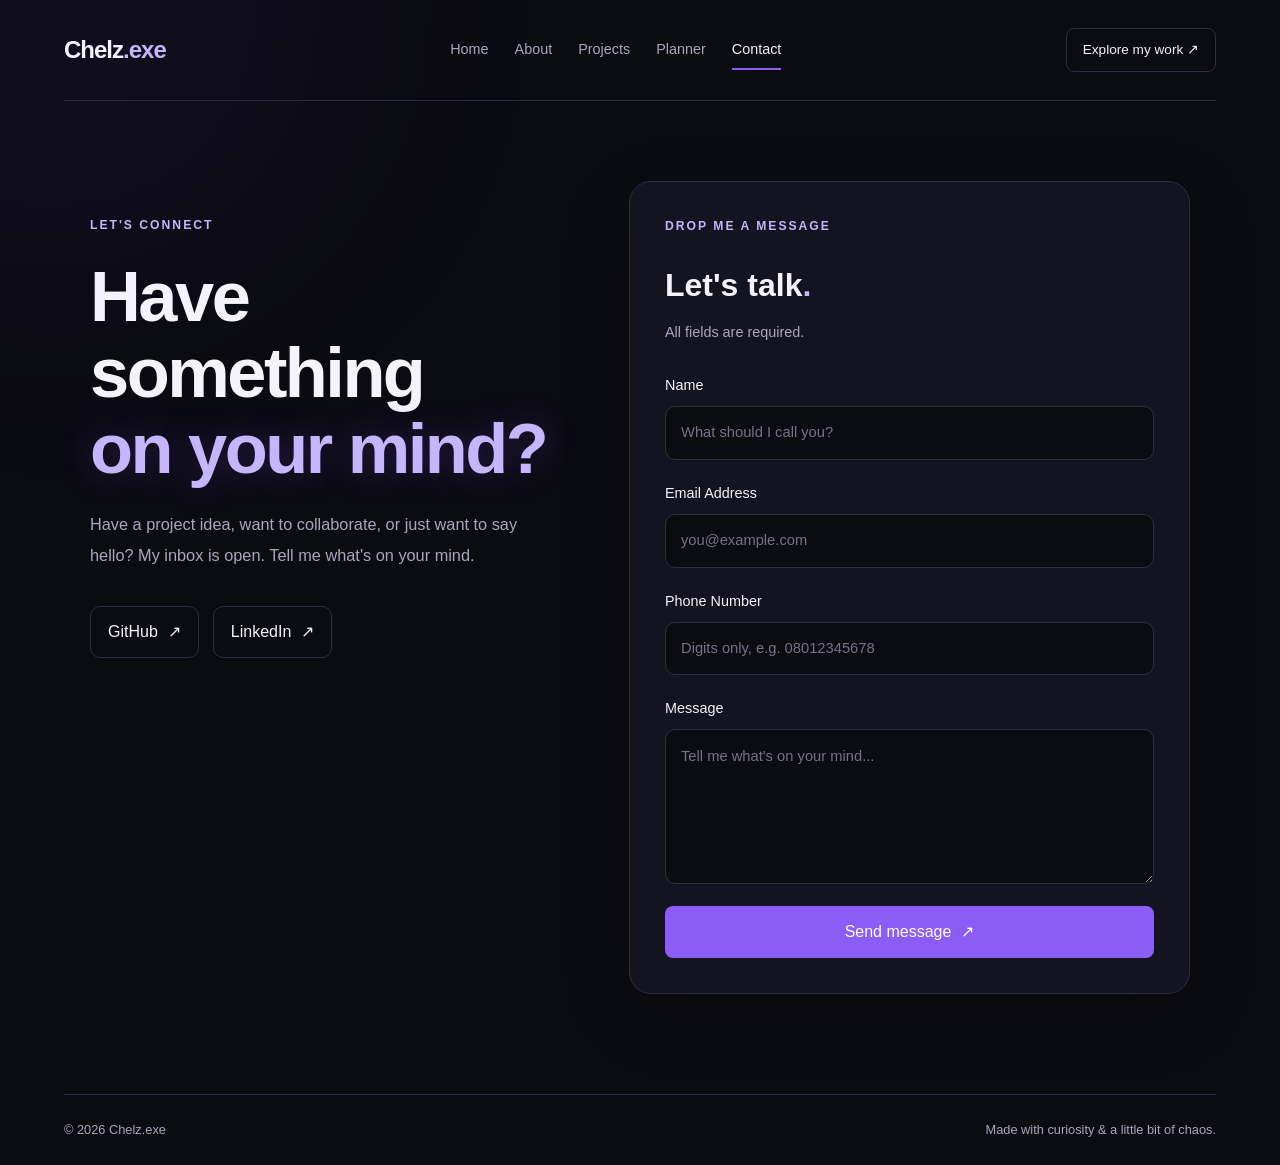
<file: contact.html>
<!DOCTYPE html>
<html lang="en">
<head>
    <meta charset="UTF-8">
    <meta name="viewport" content="width=device-width, initial-scale=1.0">
    <meta name="description" content="Get in touch with Michelle through the Chelz.exe contact page.">
    <title>Chelz.exe | Contact Me</title>

    <link rel="stylesheet" href="css/styles.css">

    <script src="js/contact.js" defer></script>
</head>

<body class="contact-page">

    <header class="site-header">
        <a href="index.html" class="logo">Chelz<span>.exe</span></a>

        <nav class="navigation" aria-label="Main navigation">
            <a href="index.html">Home</a>
            <a href="about.html">About</a>
            <a href="projects.html">Projects</a>
            <a href="planner.html">Planner</a>
            <a href="contact.html" class="active">Contact</a>
        </nav>

        <a href="projects.html" class="header-cta">Explore my work ↗</a>
    </header>

    <main class="contact-main">

        <section class="contact-hero">
            <p class="eyebrow">LET'S CONNECT</p>

            <h1>
                Have something<br>
                <span class="accent">on your mind?</span>
            </h1>

            <p class="contact-intro">
                Have a project idea, want to collaborate, or just want to say
                hello? My inbox is open. Tell me what's on your mind.
            </p>

            <div class="contact-socials">
                <a
                    href="https://github.com/michellelaniyi"
                    target="_blank"
                    rel="noopener noreferrer"
                >
                    GitHub <span>↗</span>
                </a>

                <a
                    href="https://www.linkedin.com/in/michelle-olaniyi-a93a67390?utm_source=share_via&utm_content=profile&utm_medium=member_android"
                    target="_blank"
                    rel="noopener noreferrer"
                    id="linkedin-link"
                >
                    LinkedIn <span>↗</span>
                </a>
            </div>
        </section>

        <section class="contact-card" aria-labelledby="contact-form-heading">

            <div class="contact-card-heading">
                <p class="eyebrow">DROP ME A MESSAGE</p>
                <h2 id="contact-form-heading">
                    Let's talk<span class="accent">.</span>
                </h2>
                <p>All fields are required.</p>
            </div>

            <form id="contact-form" novalidate>

                <div class="contact-field">
                    <label for="contact-name">Name</label>
                    <input
                        type="text"
                        id="contact-name"
                        name="name"
                        placeholder="What should I call you?"
                        autocomplete="name"
                        required
                    >
                    <small class="field-error" id="name-error"></small>
                </div>

                <div class="contact-field">
                    <label for="contact-email">Email Address</label>
                    <input
                        type="email"
                        id="contact-email"
                        name="email"
                        placeholder="you@example.com"
                        autocomplete="email"
                        required
                    >
                    <small class="field-error" id="email-error"></small>
                </div>

                <div class="contact-field">
                    <label for="contact-phone">Phone Number</label>
                    <input
                        type="text"
                        id="contact-phone"
                        name="phone"
                        placeholder="Digits only, e.g. 08012345678"
                        inputmode="numeric"
                        autocomplete="tel"
                        required
                    >
                    <small class="field-error" id="phone-error"></small>
                </div>

                <div class="contact-field">
                    <label for="contact-message">Message</label>
                    <textarea
                        id="contact-message"
                        name="message"
                        rows="5"
                        placeholder="Tell me what's on your mind..."
                        required
                    ></textarea>
                    <small class="field-error" id="message-error"></small>
                </div>

                <button type="submit" id="contact-submit" class="button button-primary contact-submit">
                    Send message <span>↗</span>
                </button>

                <p
                    id="form-status"
                    class="form-status"
                    role="status"
                    aria-live="polite"
                ></p>

            </form>
        </section>

    </main>

    <footer class="site-footer">
        <p>© 2026 Chelz.exe</p>
        <p>Made with curiosity & a little bit of chaos.</p>
    </footer>

</body>
</html>
</file>
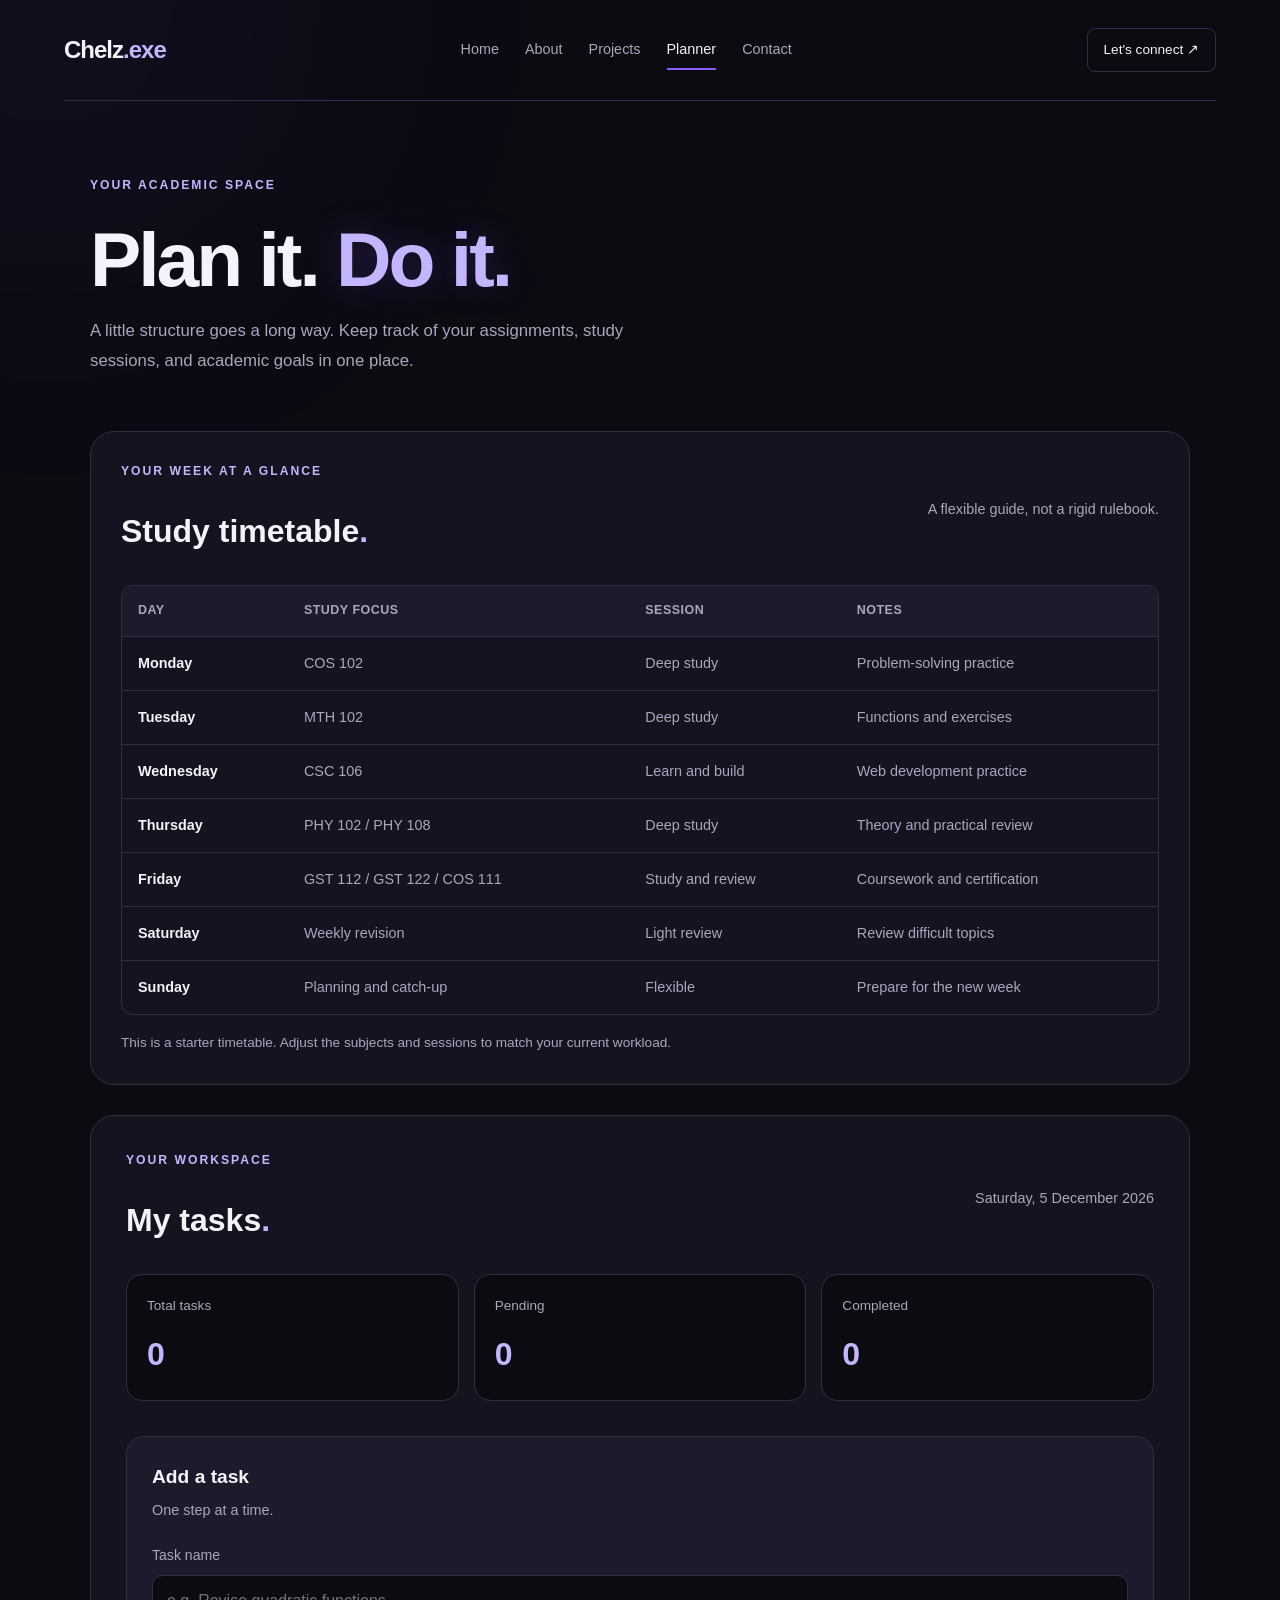
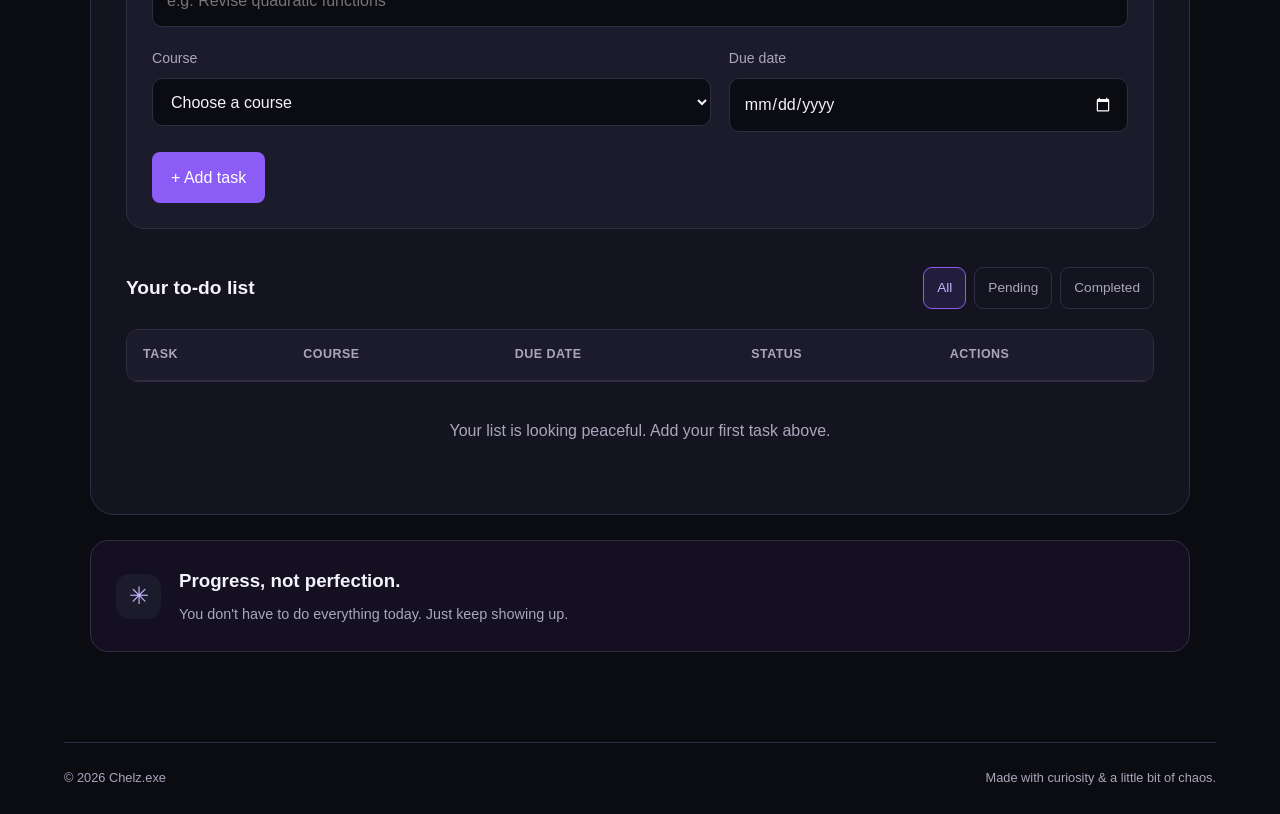
<file: planner.html>
<!DOCTYPE html>
<html lang="en">
<head>
    <meta charset="UTF-8">
    <meta name="viewport" content="width=device-width, initial-scale=1.0">
    <meta name="description" content="Plan your academic life with Chelz.exe.">
    <title>Chelz.exe | Academic Planner</title>
    <link rel="stylesheet" href="css/styles.css">
    <script src="js/planner.js" defer></script>
</head>

<body class="planner-page">

    <header class="site-header">
        <a href="index.html" class="logo">Chelz<span>.exe</span></a>

        <nav class="navigation" aria-label="Main navigation">
            <a href="index.html">Home</a>
            <a href="about.html">About</a>
            <a href="projects.html">Projects</a>
            <a href="planner.html" class="active" aria-current="page">Planner</a>
            <a href="contact.html">Contact</a>
        </nav>

        <a href="contact.html" class="header-cta">Let's connect ↗</a>
    </header>

    <main class="planner-main">

        <!-- Page introduction -->
        <section class="planner-hero">
            <p class="eyebrow">YOUR ACADEMIC SPACE</p>
            <h1>Plan it. <span class="accent">Do it.</span></h1>

            <p class="planner-intro">
                A little structure goes a long way. Keep track of your
                assignments, study sessions, and academic goals in one place.
            </p>
        </section>

        <!-- Weekly study timetable -->
        <section class="planner-schedule" aria-labelledby="schedule-title">

            <div class="planner-heading">
                <div>
                    <p class="eyebrow">YOUR WEEK AT A GLANCE</p>
                    <h2 id="schedule-title">
                        Study timetable<span class="accent">.</span>
                    </h2>
                </div>

                <p class="schedule-note">
                    A flexible guide, not a rigid rulebook.
                </p>
            </div>

            <div class="planner-table-wrapper">
                <table class="planner-table schedule-table">
                    <caption class="visually-hidden">
                        Weekly study timetable
                    </caption>

                    <thead>
                        <tr>
                            <th scope="col">Day</th>
                            <th scope="col">Study focus</th>
                            <th scope="col">Session</th>
                            <th scope="col">Notes</th>
                        </tr>
                    </thead>

                    <tbody>
                        <tr>
                            <th scope="row">Monday</th>
                            <td>COS 102</td>
                            <td>Deep study</td>
                            <td>Problem-solving practice</td>
                        </tr>

                        <tr>
                            <th scope="row">Tuesday</th>
                            <td>MTH 102</td>
                            <td>Deep study</td>
                            <td>Functions and exercises</td>
                        </tr>

                        <tr>
                            <th scope="row">Wednesday</th>
                            <td>CSC 106</td>
                            <td>Learn and build</td>
                            <td>Web development practice</td>
                        </tr>

                        <tr>
                            <th scope="row">Thursday</th>
                            <td>PHY 102 / PHY 108</td>
                            <td>Deep study</td>
                            <td>Theory and practical review</td>
                        </tr>

                        <tr>
                            <th scope="row">Friday</th>
                            <td>GST 112 / GST 122 / COS 111</td>
                            <td>Study and review</td>
                            <td>Coursework and certification</td>
                        </tr>

                        <tr>
                            <th scope="row">Saturday</th>
                            <td>Weekly revision</td>
                            <td>Light review</td>
                            <td>Review difficult topics</td>
                        </tr>

                        <tr>
                            <th scope="row">Sunday</th>
                            <td>Planning and catch-up</td>
                            <td>Flexible</td>
                            <td>Prepare for the new week</td>
                        </tr>
                    </tbody>
                </table>
            </div>

            <p class="schedule-footnote">
                This is a starter timetable. Adjust the subjects and sessions
                to match your current workload.
            </p>

        </section>

        <!-- Task dashboard -->
        <section class="planner-dashboard" aria-label="Academic task planner">

            <div class="planner-heading">
                <div>
                    <p class="eyebrow">YOUR WORKSPACE</p>
                    <h2>My tasks<span class="accent">.</span></h2>
                </div>

                <p class="planner-date" id="planner-date"></p>
            </div>

            <!-- Task statistics -->
            <div class="planner-stats">

                <article class="planner-stat">
                    <span class="stat-label">Total tasks</span>
                    <strong id="total-count">0</strong>
                </article>

                <article class="planner-stat">
                    <span class="stat-label">Pending</span>
                    <strong id="pending-count">0</strong>
                </article>

                <article class="planner-stat">
                    <span class="stat-label">Completed</span>
                    <strong id="completed-count">0</strong>
                </article>

            </div>

            <!-- Add task form -->
            <form id="task-form" class="task-form">

                <div class="form-heading">
                    <h3>Add a task</h3>
                    <p>One step at a time.</p>
                </div>

                <div class="task-input-group">
                    <label for="task-title">Task name</label>
                    <input
                        type="text"
                        id="task-title"
                        name="task-title"
                        placeholder="e.g. Revise quadratic functions"
                        maxlength="120"
                        required
                    >
                </div>

                <div class="task-form-row">

                    <div class="task-input-group">
                        <label for="task-course">Course</label>

                        <select id="task-course" name="task-course" required>
                            <option value="">Choose a course</option>
                            <option value="COS 102">COS 102 — Problem Solving</option>
                            <option value="CSC 106">CSC 106 — Web Technologies</option>
                            <option value="GST 112">GST 112 — Nigerian People and Culture</option>
                            <option value="GST 122">GST 122 — Communication Skills</option>
                            <option value="COS 111">COS 111 — Technical Certification</option>
                            <option value="MTH 102">MTH 102 — Elementary Mathematics II</option>
                            <option value="PHY 102">PHY 102 — General Physics II</option>
                            <option value="PHY 108">PHY 108 — Physics Practical II</option>
                            <option value="Other">Other</option>
                        </select>
                    </div>

                    <div class="task-input-group">
                        <label for="task-due-date">Due date</label>
                        <input
                            type="date"
                            id="task-due-date"
                            name="task-due-date"
                        >
                    </div>

                </div>

                <button
                    type="submit"
                    class="button button-primary add-task-button"
                >
                    + Add task
                </button>

            </form>

            <!-- Task list controls -->
            <div class="task-toolbar">

                <h3>Your to-do list</h3>

                <div class="task-filters" role="group" aria-label="Filter tasks">
                    <button
                        type="button"
                        class="task-filter active"
                        data-filter="all"
                        aria-pressed="true"
                    >
                        All
                    </button>

                    <button
                        type="button"
                        class="task-filter"
                        data-filter="pending"
                        aria-pressed="false"
                    >
                        Pending
                    </button>

                    <button
                        type="button"
                        class="task-filter"
                        data-filter="completed"
                        aria-pressed="false"
                    >
                        Completed
                    </button>
                </div>

            </div>

            <!-- Responsive task table -->
            <div class="planner-table-wrapper task-table-wrapper">

                <table class="planner-table task-table">
                    <caption class="visually-hidden">
                        Academic tasks, due dates, and completion status
                    </caption>

                    <thead>
                        <tr>
                            <th scope="col">Task</th>
                            <th scope="col">Course</th>
                            <th scope="col">Due date</th>
                            <th scope="col">Status</th>
                            <th scope="col">Actions</th>
                        </tr>
                    </thead>

                    <tbody id="task-table-body" aria-live="polite">
                        <!-- Tasks will be inserted here by planner.js. -->
                    </tbody>

                </table>

            </div>

            <p id="empty-message" class="empty-message">
                Your list is looking peaceful. Add your first task above.
            </p>

        </section>

        <!-- Encouragement -->
        <section class="planner-reminder">
            <span class="reminder-icon" aria-hidden="true">✳</span>

            <div>
                <h3>Progress, not perfection.</h3>
                <p>
                    You don't have to do everything today. Just keep showing up.
                </p>
            </div>
        </section>

    </main>

    <footer class="site-footer">
        <p>© 2026 Chelz.exe</p>
        <p>Made with curiosity &amp; a little bit of chaos.</p>
    </footer>

</body>
</html>
</file>
<file: css/styles.css>
/* ========================================
   CHELZ.EXE — DESIGN SYSTEM
======================================== */

:root {
    --bg: #0B0B12;
    --surface: #141421;
    --surface-raised: #1C1B2B;
    --accent: #8B5CF6;
    --accent-light: #C4B5FD;
    --text: #F4F2FA;
    --muted: #AAA6BC;
    --border: #302D42;
}

/* Reset */

* {
    margin: 0;
    padding: 0;
    box-sizing: border-box;
}

html {
    scroll-behavior: smooth;
}

body {
    min-height: 100vh;
    background: var(--bg);
    color: var(--text);
    font-family: Inter, Arial, sans-serif;
    line-height: 1.6;
    overflow-x: hidden;
}

a {
    color: inherit;
    text-decoration: none;
}

button,
input,
textarea {
    font: inherit;
}

::selection {
    background: var(--accent);
    color: white;
}

/* Subtle background atmosphere */

body::before {
    content: "";
    position: fixed;
    top: -250px;
    left: -200px;
    width: 500px;
    height: 500px;
    background: var(--accent);
    opacity: 0.07;
    filter: blur(140px);
    border-radius: 50%;
    pointer-events: none;
    z-index: -1;
}

/* ========================================
   NAVIGATION
======================================== */

.site-header {
    width: min(1200px, 90%);
    margin: 0 auto;
    padding: 28px 0;
    display: flex;
    align-items: center;
    justify-content: space-between;
    gap: 24px;
    border-bottom: 1px solid var(--border);
}

.logo {
    font-size: 1.5rem;
    font-weight: 800;
    letter-spacing: -1px;
    white-space: nowrap;
}

.logo span {
    color: var(--accent-light);
}

.navigation {
    display: flex;
    align-items: center;
    gap: 26px;
}

.navigation a {
    color: var(--muted);
    font-size: 0.9rem;
    transition: color 0.25s ease;
}

.navigation a:hover,
.navigation a.active {
    color: var(--text);
}

.navigation a.active {
    position: relative;
}

.navigation a.active::after {
    content: "";
    position: absolute;
    bottom: -9px;
    left: 0;
    width: 100%;
    height: 2px;
    background: var(--accent);
}

.header-cta {
    padding: 10px 16px;
    border: 1px solid var(--border);
    border-radius: 8px;
    font-size: 0.85rem;
    transition: border-color 0.25s, background 0.25s;
    white-space: nowrap;
}

.header-cta:hover {
    border-color: var(--accent);
    background: var(--surface);
}

/* ========================================
   HERO SECTION
======================================== */

.hero {
    width: min(1200px, 90%);
    min-height: 690px;
    margin: 0 auto;
    padding: 90px 0;
    display: grid;
    grid-template-columns: 1.15fr 0.85fr;
    align-items: center;
    gap: 70px;
}

.hero-content {
    animation: fade-up 0.8s ease both;
}

.eyebrow {
    color: var(--accent-light);
    font-size: 0.76rem;
    font-weight: 700;
    letter-spacing: 2px;
    margin-bottom: 24px;
}

.hero h1 {
    font-size: clamp(3.5rem, 7vw, 6.3rem);
    line-height: 1.05;
    letter-spacing: -5px;
    font-weight: 800;
}

.accent {
    color: var(--accent-light);
    text-shadow: 0 0 35px #8B5CF644;
}

.hero-tagline {
    margin-top: 25px;
    font-size: 1.2rem;
    font-weight: 600;
}

.hero-description {
    max-width: 510px;
    margin-top: 16px;
    color: var(--muted);
    font-size: 1rem;
    line-height: 1.9;
}

.hero-actions {
    display: flex;
    flex-wrap: wrap;
    gap: 14px;
    margin-top: 32px;
}

.button {
    display: inline-flex;
    justify-content: center;
    align-items: center;
    padding: 13px 19px;
    border-radius: 8px;
    font-size: 0.9rem;
    font-weight: 600;
    transition: transform 0.25s, background 0.25s;
}

.button:hover {
    transform: translateY(-3px);
}

.button-primary {
    background: var(--accent);
    color: white;
}

.button-primary:hover {
    background: #7C3AED;
}

.button-secondary {
    border: 1px solid var(--border);
    background: var(--surface);
}

.button-secondary:hover {
    background: var(--surface-raised);
}

.hero-note {
    display: flex;
    align-items: center;
    gap: 10px;
    margin-top: 36px;
    color: var(--muted);
    font-size: 0.82rem;
}

.status-dot {
    display: inline-block;
    width: 8px;
    height: 8px;
    flex-shrink: 0;
    background: #A78BFA;
    border-radius: 50%;
    box-shadow: 0 0 12px #8B5CF6;
}

/* ========================================
   PORTRAIT FRAME
======================================== */

.hero-visual {
    display: flex;
    justify-content: center;
    align-items: center;
    animation: fade-up 1s ease 0.15s both;
}

.portrait-frame {
    position: relative;
    isolation: isolate;
    width: min(100%, 390px);
    aspect-ratio: 4 / 5;
    padding: 10px;
    border: 1px solid #8B5CF655;
    border-radius: 22px;
    background: var(--surface);
    box-shadow: 0 0 60px #8B5CF618;
}

.portrait-glow {
    position: absolute;
    inset: 15%;
    background: var(--accent);
    filter: blur(75px);
    opacity: 0.35;
    z-index: -1;
    pointer-events: none;
}

.profile-image {
    display: block;
    width: 100%;
    height: 100%;
    object-fit: cover;
    object-position: center;
    border-radius: 15px;
}

.portrait-label {
    position: absolute;
    bottom: 25px;
    left: 25px;
    right: 25px;
    display: flex;
    align-items: center;
    gap: 10px;
    padding: 13px;
    border: 1px solid #FFFFFF20;
    border-radius: 9px;
    background: #0B0B12D9;
    backdrop-filter: blur(12px);
    font-size: 0.7rem;
    letter-spacing: 1px;
}

.decorative-code {
    position: absolute;
    padding: 8px 12px;
    border: 1px solid var(--border);
    border-radius: 7px;
    background: var(--surface-raised);
    color: var(--accent-light);
    font-family: monospace;
    font-size: 0.8rem;
    box-shadow: 0 8px 30px #00000040;
}

.code-top {
    top: 35px;
    right: -25px;
}

.code-bottom {
    bottom: 80px;
    left: -25px;
}

/* ========================================
   FOOTER
======================================== */

.site-footer {
    width: min(1200px, 90%);
    margin: 0 auto;
    padding: 25px 0;
    display: flex;
    justify-content: space-between;
    gap: 20px;
    border-top: 1px solid var(--border);
    color: var(--muted);
    font-size: 0.8rem;
}

/* ========================================
   ANIMATIONS
======================================== */

@keyframes fade-up {
    from {
        opacity: 0;
        transform: translateY(20px);
    }

    to {
        opacity: 1;
        transform: translateY(0);
    }
}

/* ========================================
   RESPONSIVE DESIGN
======================================== */

@media (max-width: 950px) {
    .site-header {
        flex-wrap: wrap;
    }

    .navigation {
        order: 3;
        width: 100%;
        justify-content: center;
        flex-wrap: wrap;
        gap: 18px;
    }

    .navigation a.active::after {
        bottom: -5px;
    }

    .hero {
        grid-template-columns: 1fr 0.8fr;
        gap: 35px;
        padding: 70px 0;
    }

    .hero h1 {
        font-size: clamp(3rem, 6vw, 4.5rem);
        letter-spacing: -3px;
    }

    .header-cta {
        font-size: 0.8rem;
    }
}

@media (max-width: 650px) {
    .site-header {
        padding: 22px 0;
        gap: 18px;
    }

    .logo {
        font-size: 1.3rem;
    }

    .header-cta {
        padding: 9px 11px;
        font-size: 0.75rem;
    }

    .navigation {
        gap: 15px;
    }

    .navigation a {
        font-size: 0.82rem;
    }

    .hero {
        grid-template-columns: 1fr;
        gap: 55px;
        padding: 65px 0;
    }

    .hero h1 {
        font-size: clamp(3.2rem, 13vw, 5rem);
        letter-spacing: -3px;
    }

    .hero-description {
        font-size: 0.95rem;
    }

    .hero-visual {
        width: 88%;
        margin: 0 auto;
    }

    .portrait-frame {
        max-width: 340px;
    }

    .code-top {
        right: -12px;
    }

    .code-bottom {
        left: -12px;
    }

    .site-footer {
        flex-direction: column;
        text-align: center;
        gap: 8px;
    }
}

/* Respect reduced-motion preferences */

@media (prefers-reduced-motion: reduce) {
    *,
    *::before,
    *::after {
        scroll-behavior: auto !important;
        animation-duration: 0.01ms !important;
        animation-iteration-count: 1 !important;
        transition-duration: 0.01ms !important;
    }
}



/* ========================================
   ABOUT PAGE — CHELZ.EXE
======================================== */

.about-page {
    width: min(1200px, 90%);
    margin: 0 auto;
}

/* ABOUT HERO */

.about-hero {
    min-height: 570px;
    padding: 85px 0;
    display: grid;
    grid-template-columns: 1.15fr 0.85fr;
    align-items: center;
    gap: 70px;
}

.about-hero-content {
    animation: fade-up 0.8s ease both;
}

.about-hero h1 {
    font-size: clamp(3.5rem, 7vw, 6rem);
    line-height: 1.05;
    letter-spacing: -4px;
    font-weight: 800;
}

.about-lead {
    max-width: 510px;
    margin-top: 25px;
    color: var(--muted);
    font-size: 1.05rem;
    line-height: 1.9;
}

.about-intro-note {
    display: inline-block;
    margin-top: 25px;
    padding: 9px 14px;
    border: 1px solid var(--border);
    border-radius: 8px;
    background: var(--surface);
    color: var(--accent-light);
    font-size: 0.85rem;
}

/* ABOUT PORTRAIT */

.about-hero-visual {
    display: flex;
    justify-content: center;
    align-items: center;
    animation: fade-up 1s ease 0.15s both;
}

.about-image-frame {
    position: relative;
    isolation: isolate;
    width: min(100%, 390px);
    aspect-ratio: 4 / 5;
    padding: 10px;
    border: 1px solid #8B5CF655;
    border-radius: 22px;
    background: var(--surface);
    box-shadow: 0 0 60px #8B5CF618;
}

.about-image-glow {
    position: absolute;
    inset: 15%;
    z-index: -1;
    background: var(--accent);
    filter: blur(75px);
    opacity: 0.35;
    pointer-events: none;
}

.about-profile-image {
    display: block;
    width: 100%;
    height: 100%;
    object-fit: cover;
    object-position: center;
    border-radius: 15px;
}

.about-image-label {
    position: absolute;
    bottom: 25px;
    left: 25px;
    right: 25px;
    display: flex;
    align-items: center;
    gap: 10px;
    padding: 13px;
    border: 1px solid #FFFFFF20;
    border-radius: 9px;
    background: #0B0B12D9;
    backdrop-filter: blur(12px);
    font-size: 0.7rem;
    letter-spacing: 1px;
}

.about-code {
    position: absolute;
    padding: 8px 12px;
    border: 1px solid var(--border);
    border-radius: 7px;
    background: var(--surface-raised);
    color: var(--accent-light);
    font-family: monospace;
    font-size: 0.8rem;
    box-shadow: 0 8px 30px #00000040;
}

.about-code-top {
    top: 35px;
    right: -25px;
}

.about-code-bottom {
    bottom: 80px;
    left: -25px;
}

/* SECTION LAYOUT */

.about-section {
    padding: 65px 0;
    border-top: 1px solid var(--border);
}

.section-heading {
    margin-bottom: 30px;
}

.section-heading h2,
.about-beyond h2 {
    font-size: clamp(2rem, 4vw, 3rem);
    line-height: 1.2;
    letter-spacing: -1.5px;
}

.section-description {
    max-width: 580px;
    margin-top: 14px;
    color: var(--muted);
    line-height: 1.8;
}

/* MY STORY */

.story-content {
    max-width: 800px;
}

.story-content p {
    margin-bottom: 20px;
    color: var(--muted);
    line-height: 2;
    font-size: 1rem;
}

.story-content p:last-child {
    margin-bottom: 0;
}

/* EDUCATION CARD */

.about-info-card {
    padding: 28px;
    border: 1px solid var(--border);
    border-radius: 14px;
    background: var(--surface);
    transition:
        transform 0.3s ease,
        border-color 0.3s ease,
        box-shadow 0.3s ease;
    animation: fade-up 0.7s ease both;
}

.about-info-card:hover {
    transform: translateY(-5px);
    border-color: var(--accent);
    box-shadow: 0 12px 35px #8B5CF612;
}

.education-card {
    max-width: 680px;
}

.card-topline {
    display: flex;
    align-items: center;
    justify-content: space-between;
}

.card-label {
    color: var(--accent-light);
    font-size: 0.72rem;
    font-weight: 700;
    letter-spacing: 2px;
}

.card-index {
    color: var(--muted);
    font-family: monospace;
    font-size: 0.8rem;
}

.education-icon {
    display: grid;
    place-items: center;
    width: 58px;
    height: 58px;
    margin-top: 28px;
    border: 1px solid #8B5CF655;
    border-radius: 12px;
    background: var(--surface-raised);
    color: var(--accent-light);
    font-family: monospace;
    font-size: 1.25rem;
}

.about-info-card h3 {
    margin-top: 20px;
    font-size: 1.4rem;
}

.card-subtitle {
    margin-top: 5px;
    color: var(--accent-light);
}

.card-description {
    max-width: 550px;
    margin-top: 15px;
    color: var(--muted);
    line-height: 1.9;
}

.card-status {
    display: inline-flex;
    align-items: center;
    gap: 10px;
    margin-top: 25px;
    color: var(--muted);
    font-size: 0.8rem;
}

/* SKILLS GRID */

.about-skills-grid {
    display: grid;
    grid-template-columns: repeat(2, minmax(0, 1fr));
    gap: 18px;
}

.about-skill-card {
    position: relative;
    padding: 26px;
    overflow: hidden;
    border: 1px solid var(--border);
    border-radius: 14px;
    background: var(--surface);
    transition:
        transform 0.3s ease,
        border-color 0.3s ease,
        background 0.3s ease;
    animation: fade-up 0.7s ease both;
}

.about-skill-card:nth-child(2) {
    animation-delay: 0.1s;
}

.about-skill-card:nth-child(3) {
    animation-delay: 0.2s;
}

.about-skill-card:nth-child(4) {
    animation-delay: 0.3s;
}

.about-skill-card:hover {
    transform: translateY(-5px);
    border-color: var(--accent);
    background: var(--surface-raised);
}

.skill-number {
    position: absolute;
    top: 25px;
    right: 25px;
    color: var(--muted);
    font-family: monospace;
    font-size: 0.8rem;
}

.skill-symbol {
    display: grid;
    place-items: center;
    width: 52px;
    height: 52px;
    margin-bottom: 22px;
    border: 1px solid #8B5CF655;
    border-radius: 12px;
    background: var(--surface-raised);
    color: var(--accent-light);
    font-family: monospace;
    font-size: 1rem;
    font-weight: 700;
}

.about-skill-card h3 {
    font-size: 1.15rem;
}

.about-skill-card p {
    margin-top: 10px;
    color: var(--muted);
    font-size: 0.9rem;
    line-height: 1.8;
}

.skill-tag {
    display: inline-block;
    margin-top: 20px;
    padding: 6px 10px;
    border: 1px solid var(--border);
    border-radius: 6px;
    color: var(--accent-light);
    font-size: 0.72rem;
}

/* CURRENTLY EXPLORING — SEMANTIC LIST */

.exploring-list {
    display: grid;
    gap: 12px;
    padding: 0;
    margin: 0;
    list-style: none;
}

.exploring-list li {
    display: grid;
    grid-template-columns: 42px minmax(0, 1fr) 24px;
    align-items: center;
    gap: 18px;
    padding: 22px;
    border: 1px solid var(--border);
    border-radius: 10px;
    background: var(--surface);
    transition:
        transform 0.25s ease,
        border-color 0.25s ease,
        background 0.25s ease;
}

.exploring-list li:hover {
    transform: translateX(5px);
    border-color: var(--accent);
    background: var(--surface-raised);
}

.exploring-marker {
    color: var(--accent-light);
    font-family: monospace;
    font-size: 0.9rem;
}

.exploring-content h3 {
    font-size: 1rem;
}

.exploring-content p {
    margin-top: 6px;
    color: var(--muted);
    font-size: 0.88rem;
    line-height: 1.8;
}

.exploring-symbol {
    color: var(--accent-light);
    font-size: 1.2rem;
    transition: transform 0.25s ease;
}

.exploring-list li:hover .exploring-symbol {
    transform: translate(3px, -3px);
}

/* FUTURE GOALS */

.about-goals {
    display: grid;
    gap: 12px;
}

.goal-item {
    display: grid;
    grid-template-columns: 42px minmax(0, 1fr) 24px;
    align-items: center;
    gap: 18px;
    padding: 22px;
    border: 1px solid var(--border);
    border-radius: 10px;
    background: var(--surface);
    transition:
        transform 0.25s ease,
        border-color 0.25s ease,
        background 0.25s ease;
}

.goal-item:hover {
    transform: translateX(5px);
    border-color: var(--accent);
    background: var(--surface-raised);
}

.goal-number {
    color: var(--accent-light);
    font-family: monospace;
    font-size: 0.9rem;
}

.goal-item h3 {
    font-size: 1rem;
}

.goal-item p {
    margin-top: 6px;
    color: var(--muted);
    font-size: 0.88rem;
    line-height: 1.8;
}

.goal-arrow {
    color: var(--accent-light);
    font-size: 1.2rem;
    transition: transform 0.25s ease;
}

.goal-item:hover .goal-arrow {
    transform: translate(3px, -3px);
}

/* AUDIO PLAYER */

.audio-card {
    display: grid;
    grid-template-columns: 58px minmax(0, 1fr);
    align-items: center;
    gap: 20px;
    max-width: 760px;
    padding: 26px;
    border: 1px solid var(--border);
    border-radius: 14px;
    background: var(--surface);
    transition:
        border-color 0.3s ease,
        background 0.3s ease;
}

.audio-card:hover {
    border-color: var(--accent);
    background: var(--surface-raised);
}

.audio-icon {
    display: grid;
    place-items: center;
    width: 58px;
    height: 58px;
    border: 1px solid #8B5CF655;
    border-radius: 12px;
    background: var(--surface-raised);
    color: var(--accent-light);
    font-size: 1.8rem;
}

.audio-details h3 {
    font-size: 1.1rem;
}

.audio-details p {
    margin-top: 6px;
    color: var(--muted);
    font-size: 0.88rem;
    line-height: 1.7;
}

.audio-card audio {
    grid-column: 1 / -1;
    display: block;
    width: 100%;
    margin-top: 5px;
    accent-color: var(--accent);
}

/* CLOSING SECTION */

.about-beyond {
    padding: 75px 0 90px;
}

.about-beyond h2 {
    margin-top: 20px;
    font-size: clamp(2.7rem, 6vw, 4.5rem);
    letter-spacing: -2px;
}

.about-beyond > p:not(.eyebrow) {
    max-width: 650px;
    margin-top: 20px;
    color: var(--muted);
    line-height: 1.9;
}

.about-beyond .button {
    margin-top: 28px;
}

/* RESPONSIVE DESIGN */

@media (max-width: 950px) {
    .about-hero {
        grid-template-columns: 1fr 0.8fr;
        gap: 35px;
        padding: 70px 0;
    }

    .about-hero h1 {
        font-size: clamp(3rem, 6vw, 4.5rem);
        letter-spacing: -3px;
    }
}

@media (max-width: 650px) {
    .about-hero {
        grid-template-columns: 1fr;
        gap: 55px;
        padding: 60px 0;
    }

    .about-hero h1 {
        font-size: clamp(3.2rem, 13vw, 5rem);
        letter-spacing: -3px;
    }

    .about-lead {
        font-size: 0.95rem;
    }

    .about-hero-visual {
        width: 88%;
        margin: 0 auto;
    }

    .about-image-frame {
        max-width: 340px;
    }

    .about-code-top {
        right: -12px;
    }

    .about-code-bottom {
        left: -12px;
    }

    .about-section {
        padding: 45px 0;
    }

    .about-skills-grid {
        grid-template-columns: 1fr;
    }

    .exploring-list li {
        grid-template-columns: 30px minmax(0, 1fr) 18px;
        gap: 12px;
        padding: 17px;
    }

    .goal-item {
        grid-template-columns: 30px minmax(0, 1fr) 18px;
        gap: 12px;
        padding: 17px;
    }

    .audio-card {
        gap: 14px;
        padding: 20px;
    }

    .about-beyond {
        padding: 55px 0 65px;
    }
}

/* ACCESSIBILITY: REDUCED MOTION */

@media (prefers-reduced-motion: reduce) {
    .about-hero-content,
    .about-hero-visual,
    .about-info-card,
    .about-skill-card {
        animation: none;
    }

    .about-info-card,
    .about-skill-card,
    .goal-item,
    .goal-arrow,
    .exploring-list li,
    .exploring-symbol,
    .audio-card {
        transition: none;
    }
}


/* ========================================
   PROJECTS PAGE — CHELZ.EXE
======================================== */

.projects-page {
    width: min(1200px, 90%);
    margin: 0 auto;
}

/* PROJECTS HERO */

.projects-hero {
    min-height: 570px;
    padding: 85px 0;
    display: grid;
    grid-template-columns: 1.15fr 0.85fr;
    align-items: center;
    gap: 70px;
}

.projects-hero-content {
    animation: fade-up 0.8s ease both;
}

.projects-hero h1 {
    font-size: clamp(3.5rem, 7vw, 6rem);
    line-height: 1.05;
    letter-spacing: -4px;
    font-weight: 800;
}

.projects-lead {
    max-width: 510px;
    margin-top: 25px;
    color: var(--muted);
    font-size: 1.05rem;
    line-height: 1.9;
}

.projects-hero-content > .button {
    margin-top: 28px;
}

.projects-note {
    display: flex;
    align-items: center;
    gap: 10px;
    margin-top: 30px;
    color: var(--muted);
    font-size: 0.82rem;
}

/* PROJECTS PORTRAIT */

.projects-hero-visual {
    display: flex;
    flex-direction: column;
    justify-content: center;
    align-items: center;
    animation: fade-up 1s ease 0.15s both;
}

.projects-image-frame {
    position: relative;
    isolation: isolate;
    width: min(100%, 390px);
    aspect-ratio: 4 / 5;
    padding: 10px;
    border: 1px solid #8B5CF655;
    border-radius: 22px;
    background: var(--surface);
    box-shadow: 0 0 60px #8B5CF618;
}

.projects-image-glow {
    position: absolute;
    inset: 15%;
    z-index: -1;
    background: var(--accent);
    filter: blur(75px);
    opacity: 0.35;
    pointer-events: none;
}

.projects-profile-image {
    display: block;
    width: 100%;
    height: 100%;
    object-fit: cover;
    object-position: center;
    border-radius: 15px;
}

.projects-image-label {
    position: absolute;
    bottom: 25px;
    left: 25px;
    right: 25px;
    display: flex;
    align-items: center;
    gap: 10px;
    padding: 13px;
    border: 1px solid #FFFFFF20;
    border-radius: 9px;
    background: #0B0B12D9;
    backdrop-filter: blur(12px);
    font-size: 0.7rem;
    letter-spacing: 1px;
}

.projects-code {
    position: absolute;
    padding: 8px 12px;
    border: 1px solid var(--border);
    border-radius: 7px;
    background: var(--surface-raised);
    color: var(--accent-light);
    font-family: monospace;
    font-size: 0.8rem;
    box-shadow: 0 8px 30px #00000040;
}

.projects-code-top {
    top: 35px;
    right: -25px;
}

.projects-code-bottom {
    bottom: 80px;
    left: -25px;
}

.projects-image-caption {
    width: min(100%, 390px);
    margin-top: 14px;
    color: var(--muted);
    font-size: 0.75rem;
    letter-spacing: 1.5px;
}

/* PROJECTS SECTION */

.projects-section {
    padding: 65px 0;
    border-top: 1px solid var(--border);
}

.projects-section .section-heading {
    margin-bottom: 35px;
}

.projects-grid {
    display: grid;
    grid-template-columns: repeat(2, minmax(0, 1fr));
    gap: 22px;
}

/* PROJECT CARDS */

.project-card {
    overflow: hidden;
    border: 1px solid var(--border);
    border-radius: 14px;
    background: var(--surface);
    transition:
        transform 0.3s ease,
        border-color 0.3s ease,
        box-shadow 0.3s ease;
    animation: fade-up 0.7s ease both;
}

.project-card:nth-child(2) {
    animation-delay: 0.1s;
}

.project-card:nth-child(3) {
    animation-delay: 0.2s;
}

.project-card:hover {
    transform: translateY(-5px);
    border-color: var(--accent);
    box-shadow: 0 12px 35px #8B5CF612;
}

/* PROJECT VISUALS */

.project-visual {
    position: relative;
    min-height: 190px;
    display: flex;
    align-items: center;
    justify-content: center;
    overflow: hidden;
    border-bottom: 1px solid var(--border);
    background-color: var(--surface-raised);
    background-image:
        linear-gradient(#8B5CF610 1px, transparent 1px),
        linear-gradient(90deg, #8B5CF610 1px, transparent 1px);
    background-size: 25px 25px;
}

.project-visual-index,
.project-visual-label {
    position: absolute;
    color: var(--muted);
    font-family: monospace;
    font-size: 0.68rem;
    letter-spacing: 1px;
}

.project-visual-index {
    top: 18px;
    left: 18px;
}

.project-visual-label {
    right: 18px;
    bottom: 18px;
    color: var(--accent-light);
}

/* CALCULATOR ILLUSTRATION */

.calculator-symbol {
    display: grid;
    grid-template-columns: repeat(2, 52px);
    gap: 8px;
    transform: rotate(-6deg);
}

.calculator-symbol span {
    display: grid;
    place-items: center;
    width: 52px;
    height: 52px;
    border: 1px solid #8B5CF655;
    border-radius: 10px;
    background: #141421E8;
    color: var(--accent-light);
    font-size: 1.5rem;
    box-shadow: 0 8px 20px #00000025;
}

/* SNAKE GAME ILLUSTRATION */

.snake-symbol {
    display: grid;
    grid-template-columns: repeat(3, 24px);
    gap: 5px;
    transform: rotate(-8deg);
}

.snake-symbol span {
    width: 24px;
    height: 24px;
    border: 1px solid #A78BFA;
    border-radius: 5px;
    background: #8B5CF633;
}

.snake-symbol span:nth-child(2),
.snake-symbol span:nth-child(3),
.snake-symbol span:nth-child(6),
.snake-symbol span:nth-child(9) {
    background: var(--accent);
}

/* WEB PAGE ILLUSTRATION */

.web-symbol {
    width: 180px;
    overflow: hidden;
    border: 1px solid #8B5CF677;
    border-radius: 10px;
    background: #0B0B12E8;
    box-shadow: 0 12px 30px #00000030;
    transform: rotate(4deg);
}

.web-symbol-bar {
    display: flex;
    gap: 5px;
    padding: 10px;
    border-bottom: 1px solid var(--border);
}

.web-symbol-bar span {
    width: 7px;
    height: 7px;
    border-radius: 50%;
    background: var(--accent);
}

.web-symbol-content {
    display: grid;
    gap: 10px;
    padding: 18px;
}

.web-symbol-content span {
    height: 7px;
    border-radius: 5px;
    background: var(--border);
}

.web-symbol-content span:first-child {
    width: 65%;
    background: var(--accent);
}

.web-symbol-content span:last-child {
    width: 80%;
}

/* PROJECT CARD CONTENT */

.project-card-content {
    padding: 25px;
}

.project-card-topline {
    display: flex;
    align-items: center;
    justify-content: space-between;
    gap: 12px;
}

.project-category {
    color: var(--accent-light);
    font-size: 0.68rem;
    font-weight: 700;
    letter-spacing: 1.5px;
}

.project-number {
    color: var(--muted);
    font-family: monospace;
    font-size: 0.8rem;
}

.project-card h3 {
    margin-top: 18px;
    font-size: 1.25rem;
    line-height: 1.4;
}

.project-card-content > p {
    margin-top: 12px;
    color: var(--muted);
    font-size: 0.9rem;
    line-height: 1.8;
}

.project-tags {
    display: flex;
    flex-wrap: wrap;
    gap: 8px;
    margin-top: 20px;
}

.project-tags span {
    padding: 5px 9px;
    border: 1px solid var(--border);
    border-radius: 6px;
    color: var(--muted);
    font-size: 0.72rem;
}

.project-link {
    display: inline-flex;
    align-items: center;
    gap: 8px;
    margin-top: 24px;
    color: var(--accent-light);
    font-size: 0.88rem;
    font-weight: 600;
    transition: color 0.25s ease;
}

.project-link:hover {
    color: var(--text);
}

.project-link span {
    transition: transform 0.25s ease;
}

.project-link:hover span {
    transform: translate(3px, -3px);
}

/* CLOSING SECTION */

.projects-outro {
    padding: 75px 0 90px;
    border-top: 1px solid var(--border);
}

.projects-outro h2 {
    margin-top: 18px;
    font-size: clamp(2.7rem, 6vw, 4.5rem);
    line-height: 1.1;
    letter-spacing: -2px;
}

.projects-outro > p:not(.eyebrow) {
    max-width: 580px;
    margin-top: 20px;
    color: var(--muted);
    line-height: 1.9;
}

.projects-outro .button {
    margin-top: 28px;
}

/* PROJECTS RESPONSIVE DESIGN */

@media (max-width: 950px) {
    .projects-hero {
        grid-template-columns: 1fr 0.8fr;
        gap: 35px;
        padding: 70px 0;
    }

    .projects-hero h1 {
        font-size: clamp(3rem, 6vw, 4.5rem);
        letter-spacing: -3px;
    }

    .projects-grid {
        gap: 18px;
    }

    .project-card-content {
        padding: 20px;
    }
}

@media (max-width: 650px) {
    .projects-hero {
        grid-template-columns: 1fr;
        gap: 55px;
        padding: 60px 0;
    }

    .projects-hero h1 {
        font-size: clamp(3.2rem, 13vw, 5rem);
        letter-spacing: -3px;
    }

    .projects-lead {
        font-size: 0.95rem;
    }

    .projects-hero-visual {
        width: 88%;
        margin: 0 auto;
    }

    .projects-image-frame {
        max-width: 340px;
    }

    .projects-code-top {
        right: -12px;
    }

    .projects-code-bottom {
        left: -12px;
    }

    .projects-image-caption {
        width: 100%;
    }

    .projects-section {
        padding: 45px 0;
    }

    .projects-grid {
        grid-template-columns: 1fr;
        gap: 20px;
    }

    .project-visual {
        min-height: 180px;
    }

    .projects-outro {
        padding: 55px 0 65px;
    }
}

/* ACCESSIBILITY: REDUCED MOTION */

@media (prefers-reduced-motion: reduce) {
    .projects-hero-content,
    .projects-hero-visual,
    .project-card {
        animation: none;
    }

    .project-card,
    .project-link,
    .project-link span {
        transition: none;
    }
}


/* ========================================
   ACADEMIC PLANNER PAGE
======================================== */

.planner-page {
    min-height: 100vh;
}

.planner-page .planner-main {
    width: min(1100px, 90%);
    margin: 0 auto;
    padding: 75px 0 90px;
}

.planner-page .planner-hero {
    max-width: 700px;
    margin-bottom: 55px;
    animation: fade-up 0.7s ease both;
}

.planner-page .planner-hero h1 {
    font-size: clamp(2.8rem, 6vw, 5rem);
    line-height: 1.05;
    letter-spacing: -3px;
    margin: 16px 0;
}

.planner-page .planner-intro {
    max-width: 590px;
    color: var(--muted);
    font-size: 1.05rem;
    line-height: 1.8;
}

/* Section headings */

.planner-page .planner-heading {
    display: flex;
    align-items: center;
    justify-content: space-between;
    gap: 20px;
    margin-bottom: 28px;
}

.planner-page .planner-heading h2 {
    font-size: 2rem;
    margin-top: 8px;
}

.planner-page .planner-date,
.planner-page .schedule-note {
    color: var(--muted);
    font-size: 0.9rem;
    text-align: right;
}

/* Weekly timetable */

.planner-page .planner-schedule {
    margin-bottom: 30px;
    padding: 30px;
    background: var(--surface);
    border: 1px solid var(--border);
    border-radius: 24px;
    animation: fade-up 0.7s ease 0.05s both;
}

.planner-page .schedule-footnote {
    margin-top: 16px;
    color: var(--muted);
    font-size: 0.85rem;
    line-height: 1.7;
}

.planner-page .planner-table-wrapper {
    width: 100%;
    overflow-x: auto;
    border: 1px solid var(--border);
    border-radius: 12px;
    -webkit-overflow-scrolling: touch;
}

.planner-page .planner-table {
    width: 100%;
    border-collapse: collapse;
    text-align: left;
    font-size: 0.9rem;
}

.planner-page .planner-table th,
.planner-page .planner-table td {
    padding: 15px 16px;
    border-bottom: 1px solid var(--border);
    vertical-align: middle;
}

.planner-page .planner-table thead th {
    color: var(--muted);
    background: var(--surface-raised);
    font-size: 0.78rem;
    font-weight: 600;
    letter-spacing: 0.04em;
    text-transform: uppercase;
    white-space: nowrap;
}

.planner-page .planner-table tbody th {
    color: var(--text);
    font-weight: 600;
    white-space: nowrap;
}

.planner-page .planner-table tbody td {
    color: var(--muted);
    line-height: 1.6;
}

.planner-page .planner-table tbody tr:last-child th,
.planner-page .planner-table tbody tr:last-child td {
    border-bottom: none;
}

.planner-page .planner-table tbody tr:hover {
    background: rgb(139 92 246 / 5%);
}

.planner-page .visually-hidden {
    position: absolute;
    width: 1px;
    height: 1px;
    padding: 0;
    margin: -1px;
    overflow: hidden;
    clip: rect(0, 0, 0, 0);
    white-space: nowrap;
    border: 0;
}

/* Task dashboard */

.planner-page .planner-dashboard {
    min-width: 0;
    padding: 35px;
    background: var(--surface);
    border: 1px solid var(--border);
    border-radius: 24px;
    animation: fade-up 0.7s ease 0.1s both;
}

.planner-page .planner-stats {
    display: grid;
    grid-template-columns: repeat(3, minmax(0, 1fr));
    gap: 15px;
    margin-bottom: 35px;
}

.planner-page .planner-stat {
    min-width: 0;
    padding: 20px;
    background: var(--bg);
    border: 1px solid var(--border);
    border-radius: 16px;
}

.planner-page .stat-label {
    display: block;
    margin-bottom: 12px;
    color: var(--muted);
    font-size: 0.85rem;
}

.planner-page .planner-stat strong {
    color: var(--accent-light);
    font-size: 2rem;
}

/* Task form */

.planner-page .form-heading {
    margin-bottom: 22px;
}

.planner-page .form-heading h3,
.planner-page .task-toolbar h3 {
    font-size: 1.2rem;
}

.planner-page .form-heading p {
    margin-top: 6px;
    color: var(--muted);
    font-size: 0.9rem;
}

.planner-page .task-form {
    padding: 25px;
    background: var(--surface-raised);
    border: 1px solid var(--border);
    border-radius: 18px;
}

.planner-page .task-input-group {
    display: flex;
    flex-direction: column;
    gap: 9px;
    min-width: 0;
    margin-bottom: 20px;
}

.planner-page .task-input-group label {
    color: var(--muted);
    font-size: 0.88rem;
}

.planner-page .task-input-group input,
.planner-page .task-input-group select {
    box-sizing: border-box;
    width: 100%;
    min-height: 48px;
    padding: 12px 14px;
    color: var(--text);
    background: var(--bg);
    border: 1px solid var(--border);
    border-radius: 10px;
    font: inherit;
    outline: none;
    color-scheme: dark;
}

.planner-page .task-input-group input:focus,
.planner-page .task-input-group select:focus {
    border-color: var(--accent);
    box-shadow: 0 0 0 3px rgb(139 92 246 / 15%);
}

.planner-page .task-input-group select option {
    color: var(--text);
    background: var(--surface);
}

.planner-page .task-form-row {
    display: grid;
    grid-template-columns: 1.4fr 1fr;
    gap: 18px;
}

.planner-page .add-task-button {
    border: none;
    cursor: pointer;
    font: inherit;
}

/* Task filters */

.planner-page .task-toolbar {
    display: flex;
    align-items: center;
    justify-content: space-between;
    gap: 20px;
    margin: 38px 0 20px;
}

.planner-page .task-filters {
    display: flex;
    flex-wrap: wrap;
    gap: 8px;
}

.planner-page .task-filter {
    padding: 9px 13px;
    color: var(--muted);
    background: transparent;
    border: 1px solid var(--border);
    border-radius: 9px;
    font: inherit;
    font-size: 0.85rem;
    cursor: pointer;
    transition: 0.2s ease;
}

.planner-page .task-filter:hover,
.planner-page .task-filter.active {
    color: var(--accent-light);
    background: rgb(139 92 246 / 13%);
    border-color: var(--accent);
}

.planner-page .task-filter:focus-visible,
.planner-page .task-table button:focus-visible,
.planner-page .task-table input:focus-visible,
.planner-page .task-table select:focus-visible {
    outline: 2px solid var(--accent-light);
    outline-offset: 3px;
}

/* Task table */

.planner-page .task-table-wrapper {
    margin-top: 0;
}

.planner-page .task-table {
    min-width: 680px;
    table-layout: auto;
}

.planner-page .task-table td {
    overflow-wrap: anywhere;
}

.planner-page .task-table .task-checkbox {
    width: 18px;
    height: 18px;
    accent-color: var(--accent);
    cursor: pointer;
}

.planner-page .task-table .task-title {
    color: var(--text);
    font-weight: 500;
    line-height: 1.5;
}

.planner-page .task-table .is-completed .task-title,
.planner-page .task-table .task-title.is-completed {
    color: var(--muted);
    text-decoration: line-through;
}

.planner-page .task-table .task-course {
    color: var(--accent-light);
}

.planner-page .task-table .task-due-date.overdue {
    color: #FCA5A5;
}

.planner-page .task-table .task-status {
    display: inline-block;
    padding: 5px 9px;
    border: 1px solid var(--border);
    border-radius: 999px;
    font-size: 0.78rem;
    white-space: nowrap;
}

.planner-page .task-table .task-status.pending {
    color: var(--accent-light);
    background: rgb(139 92 246 / 10%);
}

.planner-page .task-table .task-status.completed {
    color: #86EFAC;
    background: rgb(34 197 94 / 9%);
}

.planner-page .task-table .task-actions {
    display: flex;
    flex-wrap: wrap;
    gap: 7px;
}

.planner-page .task-table .task-action-button {
    padding: 7px 10px;
    color: var(--muted);
    background: transparent;
    border: 1px solid var(--border);
    border-radius: 8px;
    font: inherit;
    font-size: 0.8rem;
    cursor: pointer;
}

.planner-page .task-table .task-action-button:hover {
    color: var(--accent-light);
    border-color: var(--accent);
}

.planner-page .task-table .delete-task-button {
    color: #FCA5A5;
}

.planner-page .task-table .delete-task-button:hover {
    background: rgb(248 113 113 / 10%);
    border-color: #F87171;
}

.planner-page .task-table .task-edit-input,
.planner-page .task-table .task-edit-select {
    box-sizing: border-box;
    width: 100%;
    min-width: 100px;
    padding: 8px;
    color: var(--text);
    background: var(--bg);
    border: 1px solid var(--border);
    border-radius: 8px;
    font: inherit;
    font-size: 0.85rem;
    color-scheme: dark;
}

.planner-page .task-table .task-edit-input:focus,
.planner-page .task-table .task-edit-select:focus {
    border-color: var(--accent);
    outline: none;
}

/* Empty state */

.planner-page .empty-message {
    padding: 35px 15px;
    color: var(--muted);
    text-align: center;
    line-height: 1.7;
}

.planner-page .empty-message[hidden] {
    display: none;
}

/* Reminder */

.planner-page .planner-reminder {
    display: flex;
    align-items: center;
    gap: 18px;
    margin-top: 25px;
    padding: 25px;
    background: rgb(139 92 246 / 7%);
    border: 1px solid var(--border);
    border-radius: 18px;
}

.planner-page .reminder-icon {
    display: grid;
    place-items: center;
    width: 45px;
    height: 45px;
    flex-shrink: 0;
    color: var(--accent-light);
    background: var(--surface-raised);
    border-radius: 14px;
    font-size: 1.5rem;
}

.planner-page .planner-reminder h3 {
    margin-bottom: 7px;
}

.planner-page .planner-reminder p {
    color: var(--muted);
    font-size: 0.9rem;
    line-height: 1.6;
}

.planner-page .task-title-wrapper {
    display: flex;
    align-items: center;
    gap: 10px;
    min-width: 180px;
}

.planner-page .task-title-wrapper .task-title {
    overflow-wrap: anywhere;
}

/* Responsive layout */

@media (max-width: 950px) {
    .planner-page .planner-main {
        padding-top: 55px;
    }

    .planner-page .planner-schedule,
    .planner-page .planner-dashboard {
        padding: 25px;
    }
}

@media (max-width: 650px) {
    .planner-page .planner-main {
        width: 92%;
        padding: 40px 0 60px;
    }

    .planner-page .planner-hero {
        margin-bottom: 35px;
    }

    .planner-page .planner-hero h1 {
        letter-spacing: -1.5px;
    }

    .planner-page .planner-schedule,
    .planner-page .planner-dashboard {
        padding: 18px;
        border-radius: 18px;
    }

    .planner-page .planner-heading {
        align-items: flex-start;
        flex-direction: column;
        gap: 10px;
    }

    .planner-page .planner-date,
    .planner-page .schedule-note {
        text-align: left;
    }

    .planner-page .planner-stats {
        gap: 8px;
    }

    .planner-page .planner-stat {
        padding: 13px 10px;
    }

    .planner-page .stat-label {
        font-size: 0.75rem;
    }

    .planner-page .planner-stat strong {
        font-size: 1.6rem;
    }

    .planner-page .task-form {
        padding: 17px;
    }

    .planner-page .task-form-row {
        grid-template-columns: 1fr;
        gap: 0;
    }

    .planner-page .task-toolbar {
        align-items: flex-start;
        flex-direction: column;
        gap: 15px;
    }

    .planner-page .task-filters {
        width: 100%;
    }

    .planner-page .task-filter {
        padding: 8px 10px;
    }

    .planner-page .planner-reminder {
        align-items: flex-start;
        padding: 20px;
    }

    .planner-page .planner-table th,
    .planner-page .planner-table td {
        padding: 12px;
    }
}

@media (prefers-reduced-motion: reduce) {
    .planner-page .planner-hero,
    .planner-page .planner-dashboard,
    .planner-page .planner-schedule {
        animation: none;
    }

    .planner-page .task-filter,
    .planner-page .task-table .task-action-button {
        transition: none;
    }
}

/* ========================================
   CONTACT PAGE
======================================== */

.contact-page {
    min-height: 100vh;
}

.contact-main {
    width: min(1100px, 90%);
    margin: 0 auto;
    padding: 80px 0 100px;
    display: grid;
    grid-template-columns: 0.9fr 1.1fr;
    align-items: start;
    gap: 80px;
}

.contact-hero {
    padding-top: 35px;
    animation: fade-up 0.7s ease both;
}

.contact-hero h1 {
    margin: 22px 0;
    font-size: clamp(2.8rem, 5.5vw, 4.8rem);
    line-height: 1.08;
    letter-spacing: -2.5px;
}

.contact-intro {
    max-width: 440px;
    color: var(--muted);
    line-height: 1.9;
    font-size: 1.02rem;
}

.contact-socials {
    display: flex;
    flex-wrap: wrap;
    gap: 14px;
    margin-top: 35px;
}

.contact-socials a {
    display: inline-flex;
    align-items: center;
    gap: 10px;
    padding: 12px 17px;
    color: var(--text);
    text-decoration: none;
    border: 1px solid var(--border);
    border-radius: 10px;
    transition: 0.2s ease;
}

.contact-socials a:hover {
    color: var(--accent-light);
    border-color: var(--accent);
    background: rgb(139 92 246 / 8%);
}

.contact-card {
    padding: 35px;
    background: var(--surface);
    border: 1px solid var(--border);
    border-radius: 22px;
    box-shadow: 0 20px 70px rgb(0 0 0 / 15%);
    animation: fade-up 0.7s ease 0.1s both;
}

.contact-card-heading {
    margin-bottom: 30px;
}

.contact-card-heading h2 {
    margin: 10px 0;
    font-size: 2rem;
}

.contact-card-heading > p:last-child {
    color: var(--muted);
    font-size: 0.9rem;
}

.contact-field {
    display: flex;
    flex-direction: column;
    gap: 9px;
    margin-bottom: 22px;
}

.contact-field label {
    color: var(--text);
    font-size: 0.9rem;
    font-weight: 500;
}

.contact-field input,
.contact-field textarea {
    width: 100%;
    padding: 14px 15px;
    color: var(--text);
    background: var(--bg);
    border: 1px solid var(--border);
    border-radius: 10px;
    outline: none;
    font: inherit;
    font-size: 0.92rem;
    transition: border-color 0.2s ease, box-shadow 0.2s ease;
}

.contact-field input {
    min-height: 49px;
}

.contact-field textarea {
    min-height: 140px;
    resize: vertical;
    line-height: 1.7;
}

.contact-field input::placeholder,
.contact-field textarea::placeholder {
    color: #777287;
}

.contact-field input:focus,
.contact-field textarea:focus {
    border-color: var(--accent);
    box-shadow: 0 0 0 3px rgb(139 92 246 / 12%);
}

.contact-field .invalid-field {
    border-color: #F87171;
}

.field-error {
    min-height: 0;
    color: #FCA5A5;
    font-size: 0.8rem;
    line-height: 1.5;
}

.field-error:empty {
    display: none;
}

.contact-submit {
    width: 100%;
    display: flex;
    align-items: center;
    justify-content: center;
    gap: 10px;
    border: none;
    cursor: pointer;
    font: inherit;
}

.contact-submit:disabled {
    opacity: 0.65;
    cursor: not-allowed;
}

.form-status {
    margin-top: 18px;
    font-size: 0.9rem;
    line-height: 1.7;
}

.form-status:empty {
    display: none;
}

.form-status.success {
    color: #86EFAC;
}

.form-status.error {
    color: #FCA5A5;
}

@media (max-width: 950px) {
    .contact-main {
        grid-template-columns: 1fr;
        gap: 45px;
        max-width: 700px;
        padding-top: 55px;
    }

    .contact-hero {
        padding-top: 0;
    }
}

@media (max-width: 650px) {
    .contact-main {
        width: 92%;
        padding: 40px 0 60px;
        gap: 35px;
    }

    .contact-hero h1 {
        font-size: clamp(2.6rem, 11vw, 3.7rem);
        letter-spacing: -1.5px;
    }

    .contact-card {
        padding: 22px 18px;
        border-radius: 17px;
    }

    .contact-socials {
        margin-top: 25px;
    }
}

@media (prefers-reduced-motion: reduce) {
    .contact-hero,
    .contact-card {
        animation: none;
    }

    .contact-socials a,
    .contact-field input,
    .contact-field textarea {
        transition: none;
    }
}
</file>
